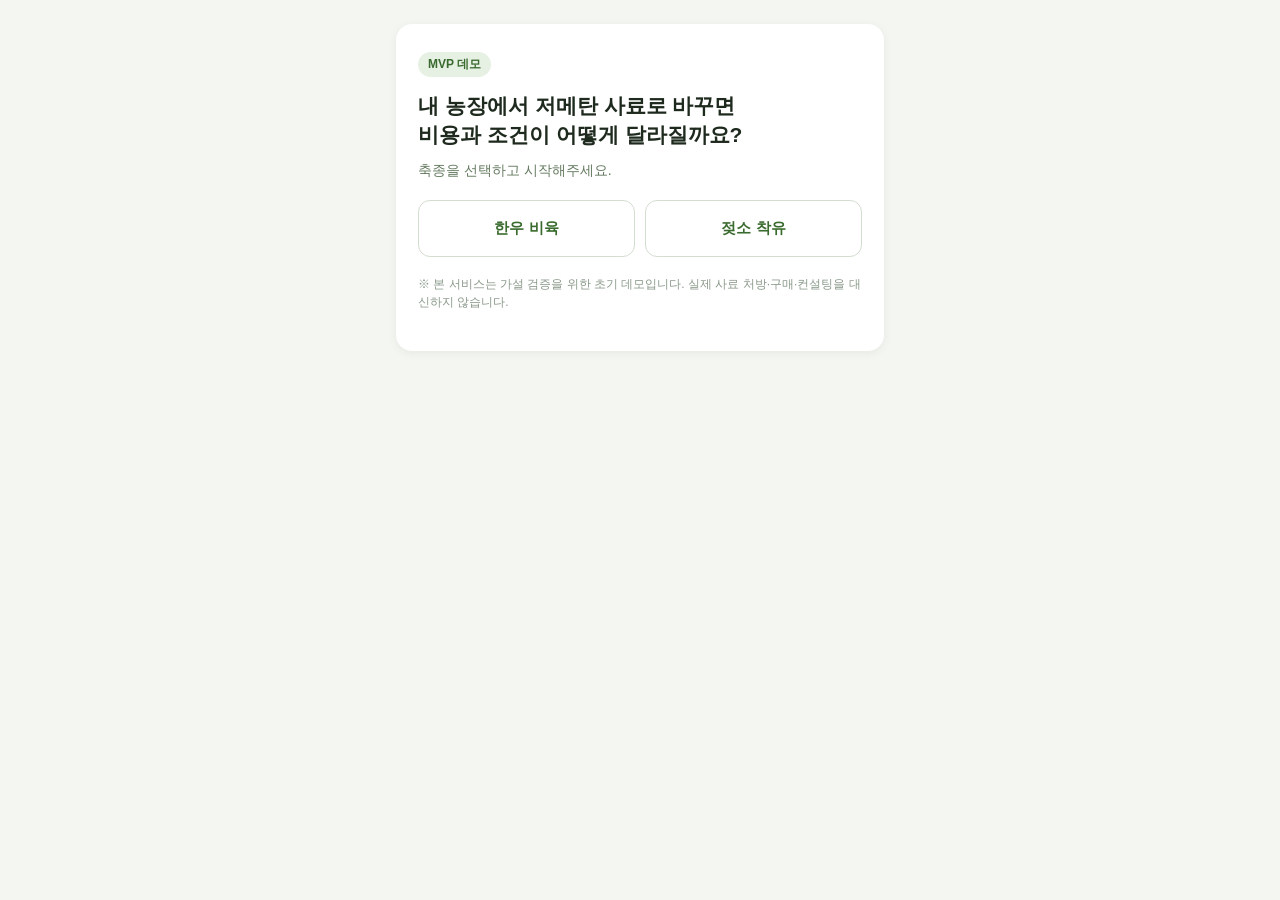
<file: index.html>
<!DOCTYPE html>
<html lang="ko">
<head>
<meta charset="UTF-8">
<meta name="viewport" content="width=device-width, initial-scale=1.0">
<title>저메탄 사료 비교 진단 (MVP)</title>
<link rel="stylesheet" href="css/style.css">
</head>
<body>

<div class="app-wrap">

  <!-- ============ 화면1: 랜딩 ============ -->
  <section id="screen-landing" class="screen active">
    <div class="card">
      <span class="badge">MVP 데모</span>
      <h1>내 농장에서 저메탄 사료로 바꾸면<br>비용과 조건이 어떻게 달라질까요?</h1>
      <p class="sub">축종을 선택하고 시작해주세요.</p>

      <div class="species-select">
        <button class="species-btn" data-species="hanwoo">한우 비육</button>
        <button class="species-btn" data-species="dairy">젖소 착유</button>
      </div>

      <p class="disclaimer-small">
        ※ 본 서비스는 가설 검증을 위한 초기 데모입니다. 실제 사료 처방·구매·컨설팅을 대신하지 않습니다.
      </p>
    </div>
  </section>

  <!-- ============ 화면2: 농장 조건 입력 ============ -->
  <section id="screen-input" class="screen">
    <div class="card">
      <h2>농장 조건 입력</h2>
      <p class="sub" id="species-echo">-</p>

      <form id="farm-form">

        <label>사육규모(두수)
          <input type="number" id="headcount" min="1" placeholder="예: 60" required>
        </label>

        <label>사육단계
          <select id="stage" required>
            <option value="">선택해주세요</option>
          </select>
        </label>

        <label>현재 급여 사료
          <select id="currentFeed" required>
            <option value="">선택해주세요</option>
            <option value="compound">일반 배합사료</option>
            <option value="tmr">자가 TMR(섬유질배합사료)</option>
            <option value="mixed">배합사료+조사료 혼합급여</option>
          </select>
        </label>

        <label>현재 사료비 (선택, 월 만원 기준 — 모르면 비워두세요)
          <input type="number" id="feedCost" min="0" placeholder="예: 350">
        </label>

        <label>비교할 저메탄 사료·첨가제 후보
          <select id="candidate" required>
            <option value="">선택해주세요</option>
            <option value="thiamin">국산 저메탄 소재(티아민이인산 계열, 연구단계)</option>
            <option value="etc">기타(직접 입력)</option>
          </select>
        </label>

        <label id="candidate-etc-wrap" class="hidden">후보 제품명(직접 입력)
          <input type="text" id="candidateEtc" placeholder="예: OO사 저메탄 첨가제">
        </label>

        <label>지역(선택)
          <input type="text" id="region" placeholder="예: 충남 홍성군">
        </label>

        <div class="consent-box">
          <label class="consent-label">
            <input type="checkbox" id="consent" required>
            <span>
              입력하신 정보는 <b>서비스 검증(가설 확인) 목적</b>으로만 사용되며,
              결과 확인 및 피드백 분석을 위해 저장됩니다. 이 목적 외에는 사용하지 않습니다.
            </span>
          </label>
        </div>

        <button type="submit" class="btn-primary" id="btn-submit" disabled>비교 결과 확인하기</button>
      </form>
    </div>
  </section>

  <!-- ============ 화면3: 결과(처리중 + 비교표 + AI 리포트) ============ -->
  <section id="screen-result" class="screen">
    <div class="card">

      <div id="processing" class="processing">
        <div class="spinner"></div>
        <p>입력하신 조건과 공식자료를 비교하는 중입니다...</p>
      </div>

      <div id="result-content" class="hidden">
        <span class="badge">공식자료 기반 비교 (데모)</span>
        <h2>현재 사료 vs 저메탄 사료 후보</h2>

        <table class="compare-table">
          <thead>
            <tr><th>항목</th><th>현재 사료</th><th>저메탄 사료 후보</th></tr>
          </thead>
          <tbody id="compare-body">
          </tbody>
        </table>

        <div class="report-box">
          <h3>AI 맞춤 판단 리포트</h3>
          <ol id="ai-report" class="report-list"></ol>
        </div>

        <div class="hypothesis-box">
          <b>[미검증 가설/추가 검증 필요]</b> 정책 강화·환경 요구 확대·한우 공급 감소에 따른 향후 가격 상승 가능성을 고려하면,
          저메탄 사료 도입 비용을 '생산 지속을 위한 투자'로 볼 여지가 있다는 관점이 있습니다.
          다만 이는 사업계획상의 가설이며, 실제 경제성·수익성 개선을 의미하지 않습니다.
        </div>

        <div class="disclaimer-box">
          이 결과는 공식자료(농림축산식품부 저메탄사료 직불단가, 국립축산과학원 사양표준, 배합사료 평균가격)를
          바탕으로 한 참고용 비교입니다. 근거가 확인되지 않은 항목은 '확인 필요'로 표시했으며,
          특정 제품의 안전성·효능·경제성 개선을 확정하지 않습니다.
        </div>

        <button class="btn-primary" id="btn-to-feedback">이 결과에 대해 의견 남기기</button>
      </div>

    </div>
  </section>

  <!-- ============ 화면4: 피드백 ============ -->
  <section id="screen-feedback" class="screen">
    <div class="card">
      <h2>이 결과가 저메탄 사료 도입 여부를<br>판단하는 데 도움이 되었나요?</h2>

      <div class="choice-group vertical" id="choice-group">
        <button class="choice-btn" data-value="very_helpful">매우 도움됨</button>
        <button class="choice-btn" data-value="helpful">도움됨</button>
        <button class="choice-btn" data-value="not_much">별로 도움 안 됨</button>
        <button class="choice-btn" data-value="not_at_all">전혀 도움 안 됨</button>
      </div>

      <p class="sub">가장 부족했던 정보는 무엇인가요?</p>
      <div class="choice-group vertical" id="missing-group">
        <button class="choice-btn small" data-value="price">가격</button>
        <button class="choice-btn small" data-value="productivity">생산성</button>
        <button class="choice-btn small" data-value="reduction">메탄저감효과</button>
        <button class="choice-btn small" data-value="subsidy">지원금</button>
        <button class="choice-btn small" data-value="etc">기타</button>
      </div>

      <label class="feedback-label">
        추가로 남기고 싶은 의견 (선택)
        <textarea id="feedback-text" rows="3" placeholder="예: 실제 첨가제 가격이 언제쯤 나올지 궁금해요"></textarea>
      </label>

      <button class="btn-primary" id="btn-submit-feedback" disabled>의견 제출하기</button>
    </div>
  </section>

  <!-- ============ 화면5: 완료 ============ -->
  <section id="screen-done" class="screen">
    <div class="card center">
      <h2>소중한 의견 감사합니다 🙏</h2>
      <p class="sub">보내주신 의견은 서비스 검증에 활용됩니다.</p>
      <button class="btn-secondary" id="btn-restart">처음으로 돌아가기</button>
    </div>
  </section>

</div>

<script src="js/script.js"></script>
</body>
</html>
</file>
<file: css/style.css>
* {
  box-sizing: border-box;
}

body {
  margin: 0;
  font-family: -apple-system, BlinkMacSystemFont, "Apple SD Gothic Neo",
    "Malgun Gothic", sans-serif;
  background: #f4f6f2;
  color: #1f2a1e;
}

.app-wrap {
  max-width: 520px;
  margin: 0 auto;
  min-height: 100vh;
  padding: 24px 16px 60px;
}

.screen {
  display: none;
}

.screen.active {
  display: block;
  animation: fadeIn 0.25s ease-in;
}

@keyframes fadeIn {
  from { opacity: 0; transform: translateY(8px); }
  to { opacity: 1; transform: translateY(0); }
}

.card {
  background: #ffffff;
  border-radius: 16px;
  padding: 28px 22px;
  box-shadow: 0 2px 10px rgba(0, 0, 0, 0.06);
}

.card.center {
  text-align: center;
}

.badge {
  display: inline-block;
  background: #e6f0e3;
  color: #3a6b2e;
  font-size: 12px;
  font-weight: 700;
  padding: 4px 10px;
  border-radius: 999px;
  margin-bottom: 14px;
}

h1 {
  font-size: 21px;
  line-height: 1.4;
  margin: 0 0 12px;
}

h2 {
  font-size: 18px;
  line-height: 1.4;
  margin: 0 0 6px;
}

h3 {
  font-size: 15px;
  margin: 0 0 10px;
  color: #2f3d2c;
}

.sub {
  color: #647a60;
  font-size: 14px;
  margin: 0 0 20px;
}

.species-select {
  display: flex;
  gap: 10px;
  margin: 20px 0 10px;
}

.species-btn {
  flex: 1;
  padding: 18px 8px;
  border: 1.5px solid #d3ddd0;
  background: #fff;
  border-radius: 12px;
  font-size: 15px;
  font-weight: 700;
  color: #3a6b2e;
  cursor: pointer;
}

.species-btn:active {
  background: #e6f0e3;
}

.btn-primary {
  width: 100%;
  padding: 14px;
  background: #3a6b2e;
  color: #fff;
  border: none;
  border-radius: 10px;
  font-size: 16px;
  font-weight: 700;
  cursor: pointer;
  margin-top: 8px;
}

.btn-primary:disabled {
  background: #b9c6b5;
  cursor: not-allowed;
}

.btn-secondary {
  width: 100%;
  padding: 12px;
  background: #fff;
  color: #3a6b2e;
  border: 1.5px solid #3a6b2e;
  border-radius: 10px;
  font-size: 15px;
  font-weight: 600;
  cursor: pointer;
  margin-top: 12px;
}

.disclaimer-small {
  font-size: 12px;
  color: #8a988a;
  margin-top: 18px;
  line-height: 1.5;
}

form label {
  display: block;
  font-size: 14px;
  font-weight: 600;
  margin-bottom: 14px;
  color: #2f3d2c;
}

form input,
form select,
form textarea {
  width: 100%;
  margin-top: 6px;
  padding: 10px 12px;
  border: 1px solid #d3ddd0;
  border-radius: 8px;
  font-size: 15px;
  font-family: inherit;
}

.consent-box {
  background: #f7f9f6;
  border-radius: 10px;
  padding: 12px;
  margin: 6px 0 16px;
}

.consent-label {
  display: flex;
  gap: 8px;
  font-size: 12.5px;
  font-weight: 400;
  color: #4a5c47;
  line-height: 1.5;
  align-items: flex-start;
}

.consent-label input {
  width: auto;
  margin-top: 2px;
}

.processing {
  text-align: center;
  padding: 30px 0;
}

.spinner {
  width: 36px;
  height: 36px;
  margin: 0 auto 16px;
  border: 4px solid #e0e8dc;
  border-top-color: #3a6b2e;
  border-radius: 50%;
  animation: spin 0.8s linear infinite;
}

@keyframes spin {
  to { transform: rotate(360deg); }
}

.hidden {
  display: none;
}

.compare-table {
  width: 100%;
  border-collapse: collapse;
  font-size: 13px;
  margin: 14px 0 18px;
}

.compare-table th,
.compare-table td {
  border: 1px solid #e2e8de;
  padding: 8px 6px;
  text-align: left;
  vertical-align: top;
  line-height: 1.5;
}

.compare-table th {
  background: #f0f4ee;
  font-weight: 700;
  color: #2f3d2c;
}

.compare-table td.na {
  color: #b06a2e;
  font-weight: 600;
}

.small-note {
  display: inline-block;
  margin-top: 4px;
  font-size: 11.5px;
  font-weight: 400;
  color: #8a988a;
}

.report-box {
  background: #f7f9f6;
  border-radius: 10px;
  padding: 14px 16px;
  margin-bottom: 14px;
}

.report-list {
  margin: 0;
  padding-left: 18px;
  font-size: 13.5px;
  line-height: 1.7;
  color: #2f3d2c;
}

.report-list li {
  margin-bottom: 8px;
}

.hypothesis-box {
  font-size: 12.5px;
  color: #6b5220;
  background: #fbf3e3;
  border: 1px solid #ecd9ad;
  border-radius: 10px;
  padding: 12px 14px;
  line-height: 1.6;
  margin-bottom: 14px;
}

.disclaimer-box {
  font-size: 12.5px;
  color: #6b7a68;
  background: #f0f2ee;
  border-radius: 10px;
  padding: 12px 14px;
  line-height: 1.6;
  margin: 0 0 16px;
}

.choice-group {
  display: flex;
  gap: 10px;
  margin-bottom: 18px;
}

.choice-group.vertical {
  flex-wrap: wrap;
}

.choice-btn {
  flex: 1 1 45%;
  padding: 14px 8px;
  border: 1.5px solid #d3ddd0;
  background: #fff;
  border-radius: 10px;
  font-size: 13.5px;
  font-weight: 600;
  cursor: pointer;
  color: #4a5c47;
}

.choice-btn.small {
  padding: 10px 6px;
  font-size: 12.5px;
}

.choice-btn.selected {
  border-color: #3a6b2e;
  background: #e6f0e3;
  color: #3a6b2e;
}

.feedback-label {
  display: block;
  font-size: 13px;
  color: #4a5c47;
  margin-bottom: 18px;
}

.feedback-label textarea {
  margin-top: 8px;
  resize: vertical;
}
</file>
